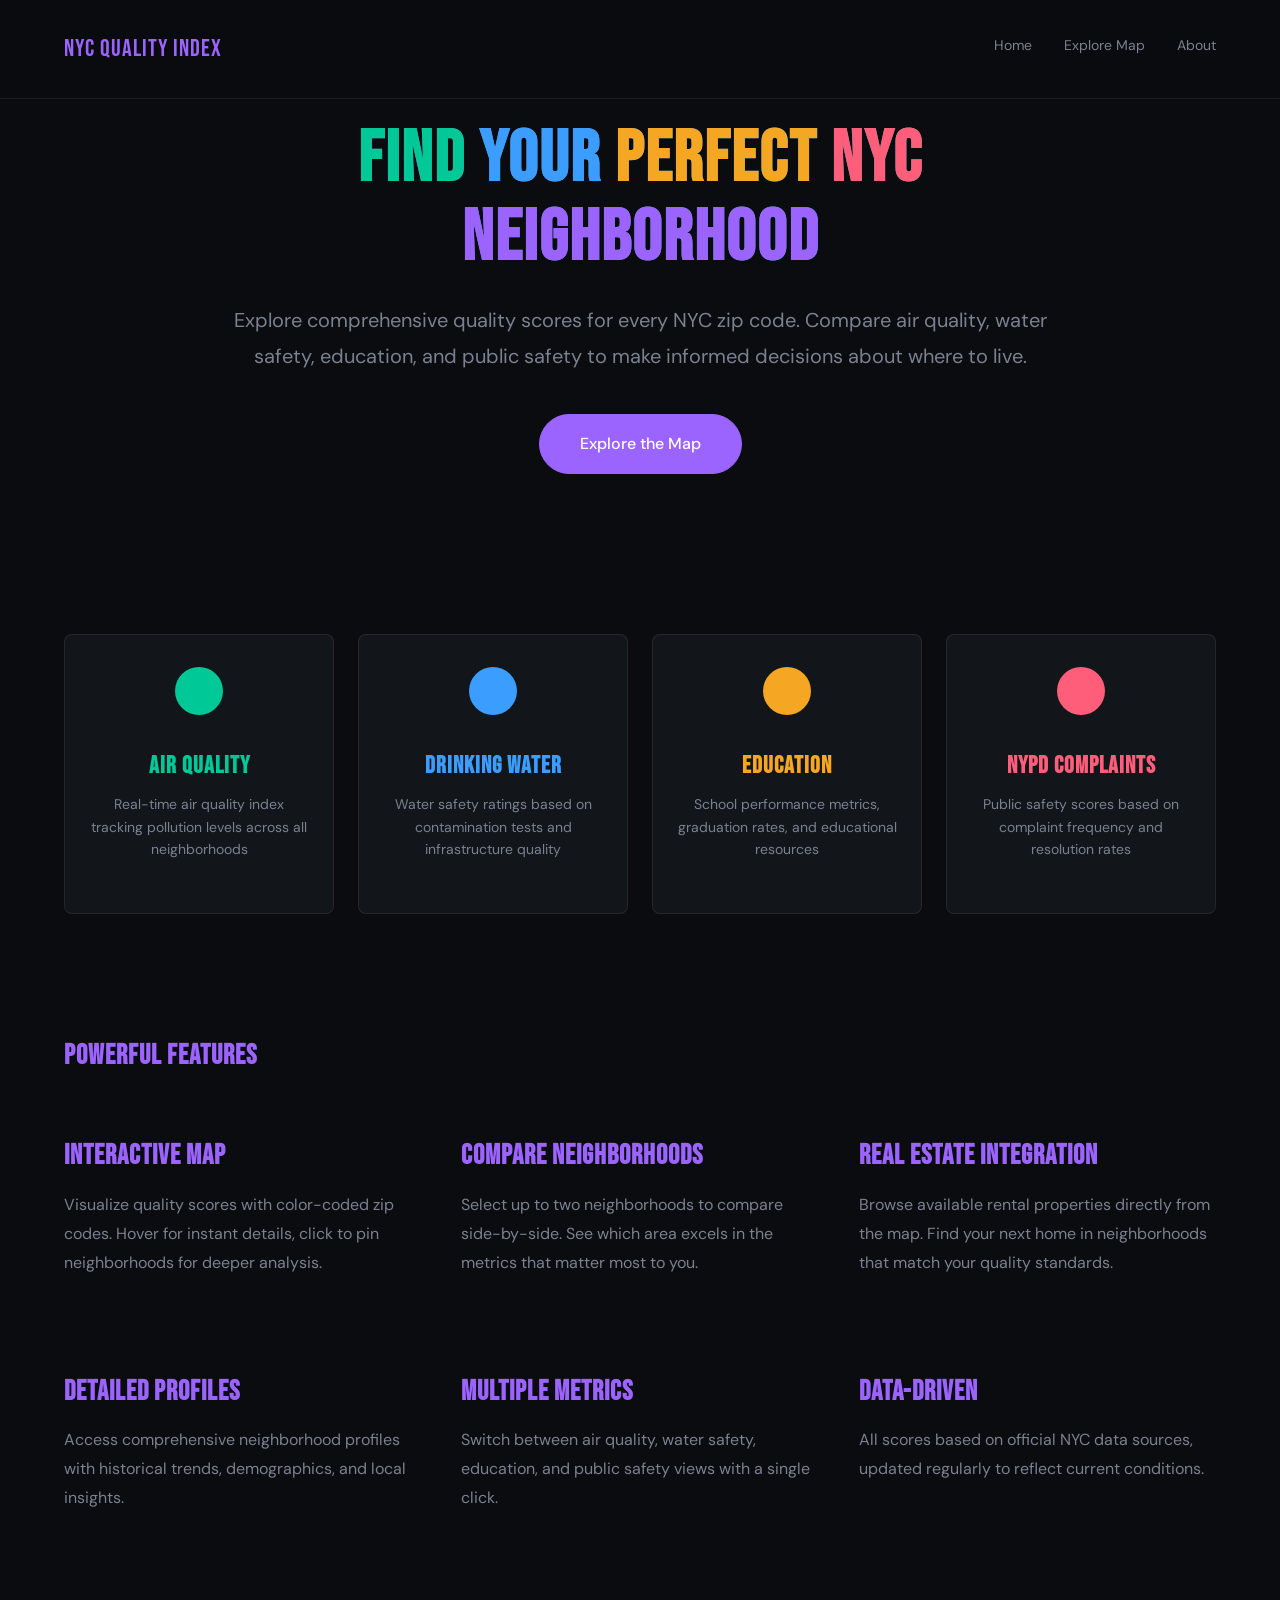
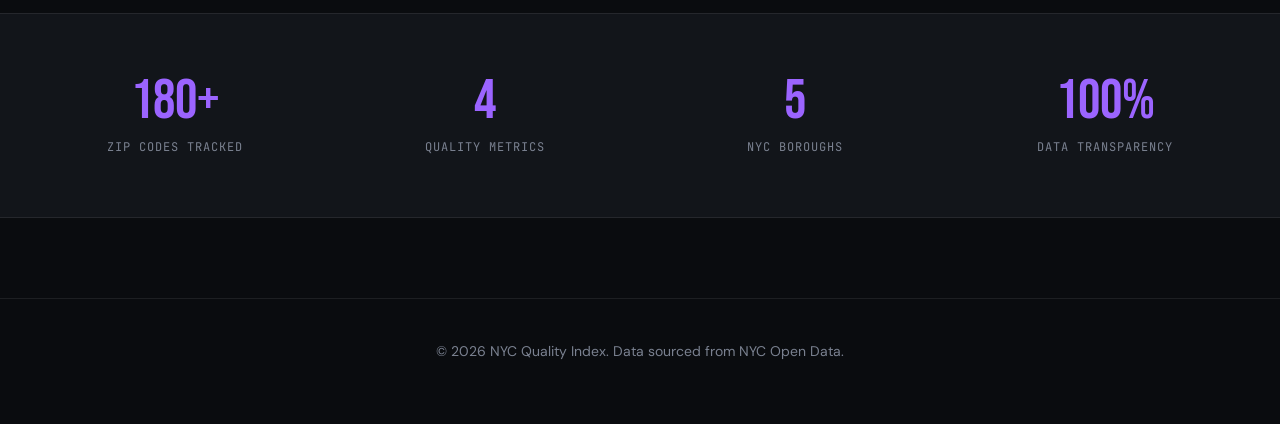
<file: frontend/index.html>
<!DOCTYPE html>
<html lang="en">
<head>
    <meta charset="UTF-8"/>
    <meta name="viewport" content="width=device-width, initial-scale=1.0"/>
    <title>NYC Quality Index - Discover Your Perfect Neighborhood</title>
    <link href="https://fonts.googleapis.com/css2?family=Bebas+Neue&family=JetBrains+Mono:wght@400;500;700&family=DM+Sans:wght@300;400;500;700&display=swap"
          rel="stylesheet"/>
    <link rel="stylesheet" href="styles.css">
</head>
<body>
<nav class="nav">
    <div class="nav-container">
        <div class="logo">NYC Quality Index</div>
        <ul class="nav-links">
            <li><a href="index.html">Home</a></li>
            <li><a href="map.html">Explore Map</a></li>
            <li><a href="about.html">About</a></li>
        </ul>
    </div>
</nav>

<section class="hero">
    <h1 class="hero-title">
        <span style="background: var(--air); background-clip: text;">Find</span>
        <span style="background: var(--water); background-clip: text;">Your</span>
        <span style="background: var(--edu); background-clip: text;">Perfect</span>
        <span style="background: var(--nypd); background-clip: text;">NYC</span>
        <span style="background: var(--overall); background-clip: text;">Neighborhood</span></h1>
    <p class="hero-subtitle">
        Explore comprehensive quality scores for every NYC zip code.
        Compare air quality, water safety, education, and public safety
        to make informed decisions about where to live.
    </p>
    <a href="map.html" class="cta-button">Explore the Map</a>
</section>

<div class="metrics-grid">
    <div class="metric-card" style="--accent: var(--air)">
        <div class="metric-icon" style="background: var(--air)"></div>
        <h3 style="color: var(--air)">Air Quality</h3>
        <p>Real-time air quality index tracking pollution levels across all neighborhoods</p>
    </div>
    <div class="metric-card" style="--accent: var(--water)">
        <div class="metric-icon" style="background: var(--water)"></div>
        <h3 style="color: var(--water)">Drinking Water</h3>
        <p>Water safety ratings based on contamination tests and infrastructure quality</p>
    </div>
    <div class="metric-card" style="--accent: var(--edu)">
        <div class="metric-icon" style="background: var(--edu)"></div>
        <h3 style="color: var(--edu)">Education</h3>
        <p>School performance metrics, graduation rates, and educational resources</p>
    </div>
    <div class="metric-card" style="--accent: var(--nypd)">
        <div class="metric-icon" style="background: var(--nypd)"></div>
        <h3 style="color: var(--nypd)">NYPD Complaints</h3>
        <p>Public safety scores based on complaint frequency and resolution rates</p>
    </div>
</div>

<section class="features">
    <h2 class="section-title">Powerful Features</h2>
    <div class="features-grid">
        <div class="feature">
            <h3>Interactive Map</h3>
            <p>
                Visualize quality scores with color-coded zip codes.
                Hover for instant details, click to pin neighborhoods for deeper analysis.
            </p>
        </div>
        <div class="feature">
            <h3>Compare Neighborhoods</h3>
            <p>
                Select up to two neighborhoods to compare side-by-side.
                See which area excels in the metrics that matter most to you.
            </p>
        </div>
        <div class="feature">
            <h3>Real Estate Integration</h3>
            <p>
                Browse available rental properties directly from the map.
                Find your next home in neighborhoods that match your quality standards.
            </p>
        </div>
        <div class="feature">
            <h3>Detailed Profiles</h3>
            <p>
                Access comprehensive neighborhood profiles with historical trends,
                demographics, and local insights.
            </p>
        </div>
        <div class="feature">
            <h3>Multiple Metrics</h3>
            <p>
                Switch between air quality, water safety, education, and public safety
                views with a single click.
            </p>
        </div>
        <div class="feature">
            <h3>Data-Driven</h3>
            <p>
                All scores based on official NYC data sources, updated regularly
                to reflect current conditions.
            </p>
        </div>
    </div>
</section>

<div class="stats">
    <div class="stats-grid">
        <div>
            <div class="stat-number">180+</div>
            <div class="stat-label">Zip Codes Tracked</div>
        </div>
        <div>
            <div class="stat-number">4</div>
            <div class="stat-label">Quality Metrics</div>
        </div>
        <div>
            <div class="stat-number">5</div>
            <div class="stat-label">NYC Boroughs</div>
        </div>
        <div>
            <div class="stat-number">100%</div>
            <div class="stat-label">Data Transparency</div>
        </div>
    </div>
</div>

<footer>
    <p>&copy; 2026 NYC Quality Index. Data sourced from NYC Open Data.</p>
</footer>
</body>
</html>
</file>
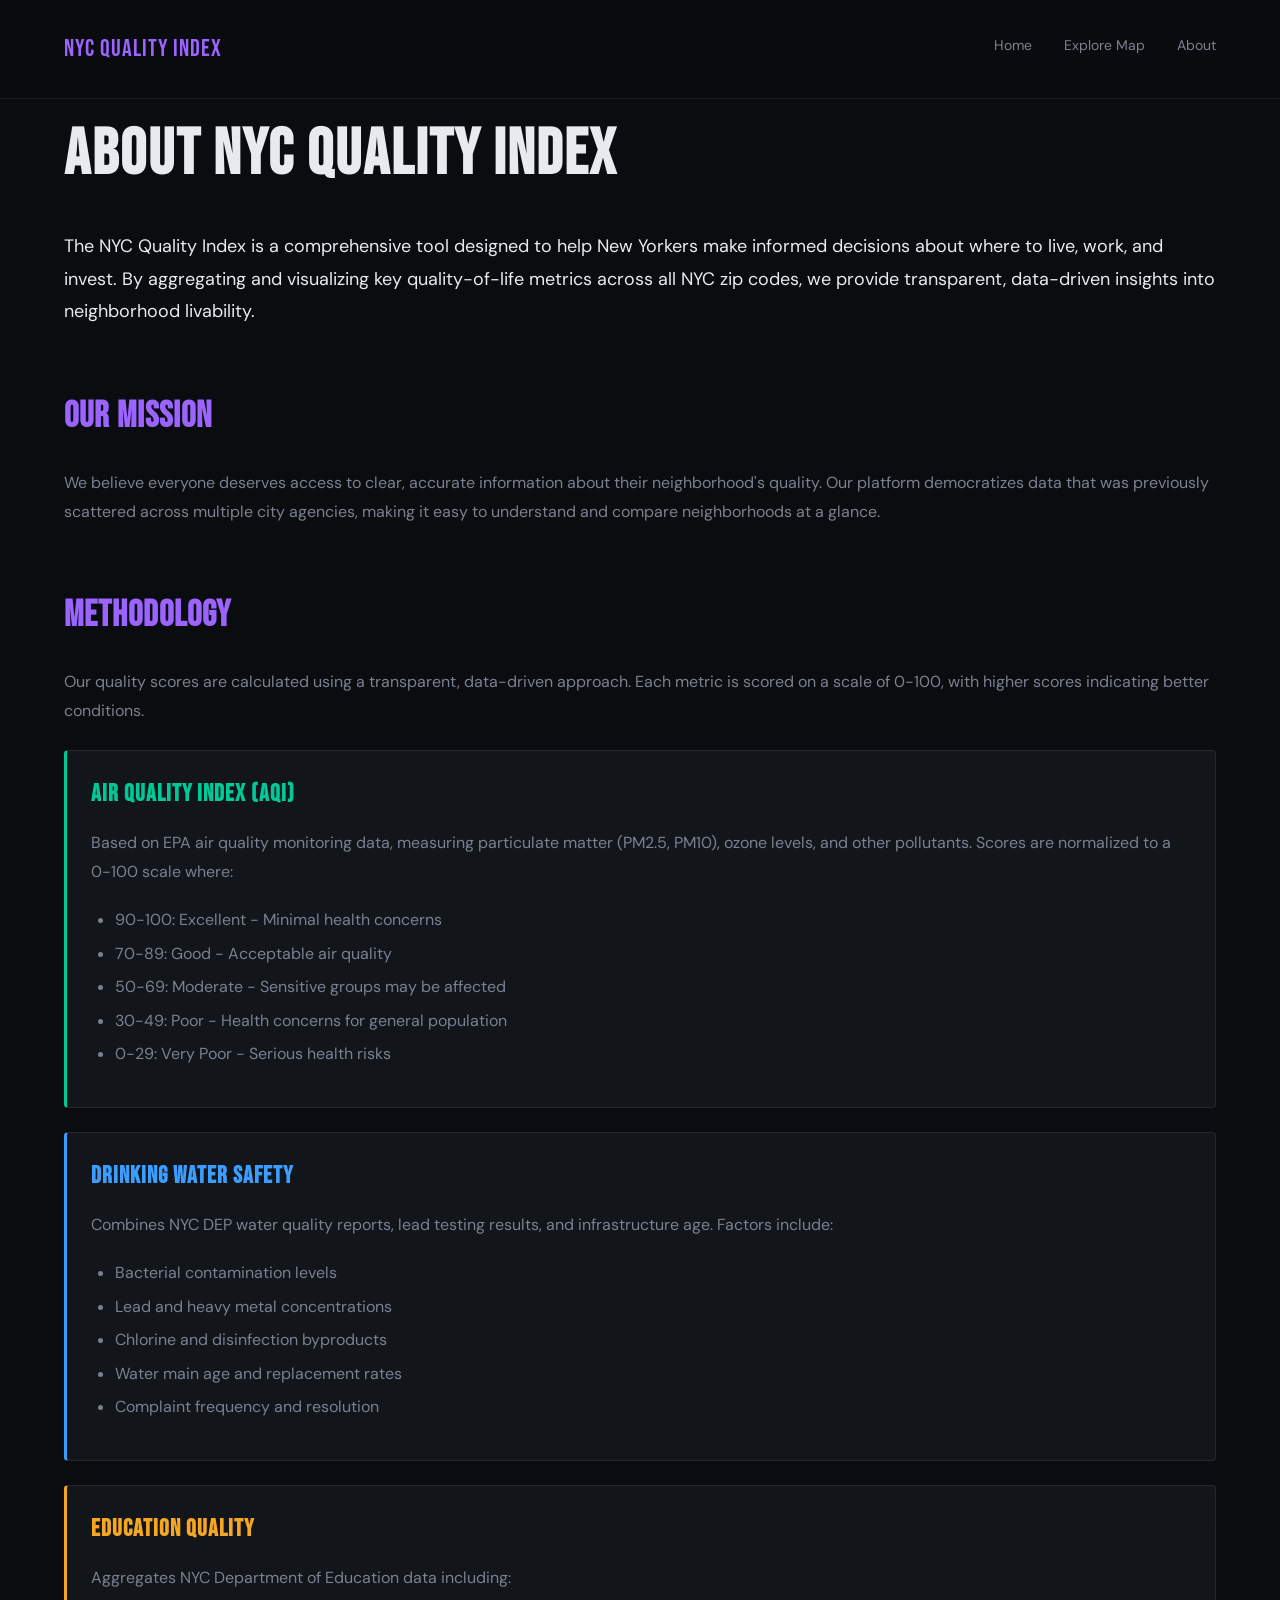
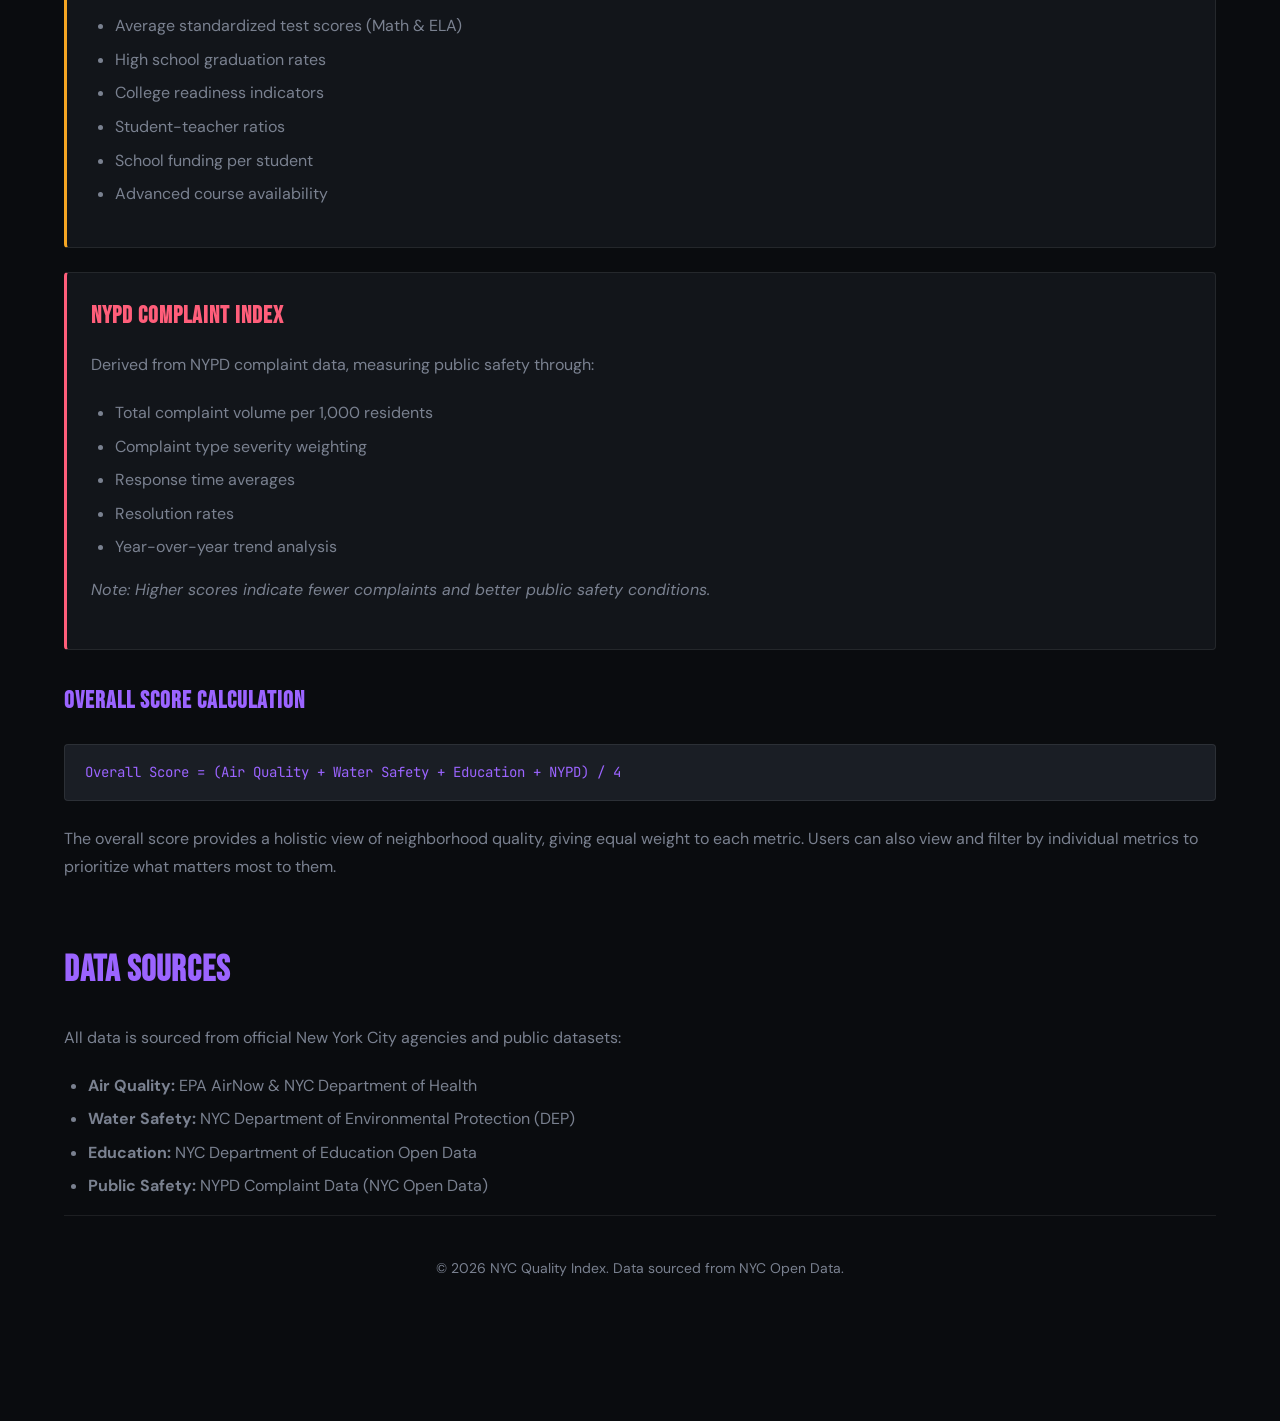
<file: frontend/about.html>
<!DOCTYPE html>
<html lang="en">
<head>
    <meta charset="UTF-8"/>
    <meta name="viewport" content="width=device-width, initial-scale=1.0"/>
    <title>About - NYC Quality Index</title>
    <link href="https://fonts.googleapis.com/css2?family=Bebas+Neue&family=JetBrains+Mono:wght@400;500;700&family=DM+Sans:wght@300;400;500;700&display=swap"
          rel="stylesheet"/>
    <link rel="stylesheet" href="styles.css">
</head>
<body>
<nav class="nav">
    <div class="nav-container">
        <div class="logo">NYC Quality Index</div>
        <ul class="nav-links">
            <li><a href="index.html">Home</a></li>
            <li><a href="map.html">Explore Map</a></li>
            <li><a href="about.html">About</a></li>
        </ul>
    </div>
</nav>

<div class="container">
    <h1>About NYC Quality Index</h1>

    <p class="intro">
        The NYC Quality Index is a comprehensive tool designed to help New Yorkers
        make informed decisions about where to live, work, and invest. By aggregating
        and visualizing key quality-of-life metrics across all NYC zip codes, we provide
        transparent, data-driven insights into neighborhood livability.
    </p>

    <h2>Our Mission</h2>
    <p>
        We believe everyone deserves access to clear, accurate information about their
        neighborhood's quality. Our platform democratizes data that was previously scattered
        across multiple city agencies, making it easy to understand and compare neighborhoods
        at a glance.
    </p>

    <h2>Methodology</h2>
    <p>
        Our quality scores are calculated using a transparent, data-driven approach.
        Each metric is scored on a scale of 0-100, with higher scores indicating better conditions.
    </p>

    <div class="metric-box" style="--accent: var(--air)">
        <h3 style="color: var(--air)">Air Quality Index (AQI)</h3>
        <p>
            Based on EPA air quality monitoring data, measuring particulate matter (PM2.5, PM10),
            ozone levels, and other pollutants. Scores are normalized to a 0-100 scale where:
        </p>
        <ul>
            <li>90-100: Excellent - Minimal health concerns</li>
            <li>70-89: Good - Acceptable air quality</li>
            <li>50-69: Moderate - Sensitive groups may be affected</li>
            <li>30-49: Poor - Health concerns for general population</li>
            <li>0-29: Very Poor - Serious health risks</li>
        </ul>
    </div>

    <div class="metric-box" style="--accent: var(--water)">
        <h3 style="color: var(--water)">Drinking Water Safety</h3>
        <p>
            Combines NYC DEP water quality reports, lead testing results, and infrastructure
            age. Factors include:
        </p>
        <ul>
            <li>Bacterial contamination levels</li>
            <li>Lead and heavy metal concentrations</li>
            <li>Chlorine and disinfection byproducts</li>
            <li>Water main age and replacement rates</li>
            <li>Complaint frequency and resolution</li>
        </ul>
    </div>

    <div class="metric-box" style="--accent: var(--edu)">
        <h3 style="color: var(--edu)">Education Quality</h3>
        <p>
            Aggregates NYC Department of Education data including:
        </p>
        <ul>
            <li>Average standardized test scores (Math & ELA)</li>
            <li>High school graduation rates</li>
            <li>College readiness indicators</li>
            <li>Student-teacher ratios</li>
            <li>School funding per student</li>
            <li>Advanced course availability</li>
        </ul>
    </div>

    <div class="metric-box" style="--accent: var(--nypd)">
        <h3 style="color: var(--nypd)">NYPD Complaint Index</h3>
        <p>
            Derived from NYPD complaint data, measuring public safety through:
        </p>
        <ul>
            <li>Total complaint volume per 1,000 residents</li>
            <li>Complaint type severity weighting</li>
            <li>Response time averages</li>
            <li>Resolution rates</li>
            <li>Year-over-year trend analysis</li>
        </ul>
        <p>
            <em>Note: Higher scores indicate fewer complaints and better public safety conditions.</em>
        </p>
    </div>

    <h3 style="color: var(--overall)">Overall Score Calculation</h3>
    <div class="code-block">
        Overall Score = (Air Quality + Water Safety + Education + NYPD) / 4
    </div>
    <p>
        The overall score provides a holistic view of neighborhood quality, giving equal
        weight to each metric. Users can also view and filter by individual metrics to
        prioritize what matters most to them.
    </p>

    <h2>Data Sources</h2>
    <p>All data is sourced from official New York City agencies and public datasets:</p>
    <ul>
        <li><strong>Air Quality:</strong> EPA AirNow & NYC Department of Health</li>
        <li><strong>Water Safety:</strong> NYC Department of Environmental Protection (DEP)</li>
        <li><strong>Education:</strong> NYC Department of Education Open Data</li>
        <li><strong>Public Safety:</strong> NYPD Complaint Data (NYC Open Data)</li>
    </ul>
<footer>
    <p>&copy; 2026 NYC Quality Index. Data sourced from NYC Open Data.</p>
</footer>
</body>
</html>
</file>
<file: frontend/styles.css>
*, *::before, *::after {
    box-sizing: border-box;
    margin: 0;
    padding: 0;
}

:root {
    --bg: #0a0c0f;
    --surface: #12151a;
    --surface2: #1a1e25;
    --border: rgba(255, 255, 255, 0.08);
    --text: #e8eaf0;
    --muted: #7a8190;
    --air: #00c896;
    --water: #3b9eff;
    --edu: #f5a623;
    --nypd: #ff5e7a;
    --overall: #9b64ff;
}

html, body {
    height: 100%;
    width: 100%;
    background: var(--bg);
}

body {
    font-family: 'DM Sans', sans-serif;
    color: var(--text);
    line-height: 1.6;
}

#map {
    position: absolute;
    inset: 0;
    z-index: 0;
}

/* Navigation Styles */
.nav {
    position: fixed;
    top: 0;
    left: 0;
    right: 0;
    z-index: 100;
    background: rgba(10, 12, 15, 0.92);
    backdrop-filter: blur(12px);
    border-bottom: 1px solid var(--border);
    padding: 16px 0;
}

.nav-container {
    max-width: 1200px;
    margin: 0 auto;
    padding: 0 24px;
    display: flex;
    justify-content: space-between;
    align-items: center;
}

.logo {
    font-family: 'Bebas Neue', sans-serif;
    font-size: 24px;
    letter-spacing: 1px;
    color: var(--overall);
}

.nav-links {
    display: flex;
    gap: 32px;
    list-style: none;
}

.nav-links a {
    color: var(--muted);
    text-decoration: none;
    font-size: 14px;
    transition: color 0.2s;
}

.nav-links a:hover {
    color: var(--text);
}

/* Panel Styles */
.panel {
    position: absolute;
    top: 20px;
    left: 20px;
    z-index: 1000;
    width: 280px;
    background: rgba(10, 12, 15, 0.92);
    backdrop-filter: blur(12px);
    border: 1px solid var(--border);
    border-radius: 4px;
}

.panel-header {
    padding: 18px 20px 14px;
    border-bottom: 1px solid var(--border);
}

.panel-title {
    font-family: 'Bebas Neue', sans-serif;
    font-size: 26px;
    letter-spacing: 1px;
    color: #fff;
    line-height: 1;
    margin-bottom: 4px;
}

.panel-sub {
    font-size: 11px;
    color: var(--muted);
    letter-spacing: 0.5px;
    text-transform: uppercase;
    font-family: 'JetBrains Mono', monospace;
}

.metric-list {
    padding: 14px 16px;
    display: flex;
    flex-direction: column;
    gap: 8px;
}

.metric-btn {
    display: flex;
    align-items: center;
    gap: 10px;
    padding: 10px 12px;
    background: transparent;
    border: 1px solid var(--border);
    border-radius: 3px;
    cursor: pointer;
    color: var(--muted);
    font-family: 'DM Sans', sans-serif;
    font-size: 13px;
    font-weight: 400;
    transition: all 0.15s ease;
    text-align: left;
}

.metric-btn:hover {
    background: rgba(255, 255, 255, 0.04);
    color: var(--text);
}

.metric-btn.active {
    border-color: var(--accent-color);
    background: rgba(255, 255, 255, 0.05);
    color: #fff;
}

.metric-dot {
    width: 8px;
    height: 8px;
    border-radius: 50%;
    flex-shrink: 0;
}

.metric-btn .metric-label {
    flex: 1;
}

.metric-btn .metric-key {
    font-family: 'JetBrains Mono', monospace;
    font-size: 10px;
    color: var(--muted);
}

/* Tooltip Panel */
.tooltip-panel {
    position: absolute;
    bottom: 24px;
    right: 20px;
    z-index: 1000;
    width: 360px;
    background: rgba(10, 12, 15, 0.95);
    backdrop-filter: blur(12px);
    border: 1px solid var(--border);
    border-radius: 12px;
    padding: 20px;
    display: none;
}

.tooltip-panel.comparison-mode {
    width: 740px;
}

.comparison-split {
    display: flex;
    gap: 20px;
}

.neighborhood-col {
    flex: 1;
    border-right: 1px solid var(--border);
    padding-right: 20px;
}

.neighborhood-col:last-child {
    border-right: none;
    padding-right: 0;
}

.close-compare-btn {
    position: absolute;
    top: 12px;
    right: 12px;
    background: rgba(255, 255, 255, 0.1);
    border: none;
    color: white;
    width: 28px;
    height: 28px;
    border-radius: 20px;
    cursor: pointer;
    font-size: 18px;
    display: flex;
    align-items: center;
    justify-content: center;
}

.close-compare-btn:hover {
    background: rgba(255, 255, 255, 0.2);
}

.tooltip-zip {
    font-family: 'Bebas Neue', sans-serif;
    font-size: 32px;
    color: #fff;
    line-height: 1;
    margin-bottom: 4px;
}

.tooltip-borough {
    font-size: 11px;
    font-family: 'JetBrains Mono', monospace;
    color: var(--muted);
    text-transform: uppercase;
    letter-spacing: 0.5px;
    margin-bottom: 14px;
}

.score-grid {
    display: grid;
    grid-template-columns: 1fr 1fr;
    gap: 12px;
    margin-bottom: 16px;
}

.score-card {
    background: var(--surface2);
    border-radius: 6px;
    padding: 12px;
    border-left: 3px solid transparent;
}

.score-name {
    font-size: 10px;
    font-family: 'JetBrains Mono', monospace;
    color: var(--muted);
    text-transform: uppercase;
    letter-spacing: 0.5px;
    margin-bottom: 4px;
}

.score-value {
    font-family: 'Bebas Neue', sans-serif;
    font-size: 28px;
    line-height: 1;
}

.score-bar-wrap {
    height: 3px;
    background: rgba(255, 255, 255, 0.08);
    border-radius: 2px;
    margin-top: 6px;
    overflow: hidden;
}

.score-bar-fill {
    height: 100%;
    border-radius: 2px;
    transition: width 0.3s ease;
}

/* Action Buttons */
.action-buttons {
    display: flex;
    gap: 12px;
    margin-top: 16px;
    padding-top: 12px;
    border-top: 1px solid var(--border);
}

.btn {
    flex: 1;
    padding: 10px 0;
    border-radius: 40px;
    text-decoration: none;
    font-size: 12px;
    font-weight: 600;
    text-align: center;
    transition: all 0.2s;
}

.btn-primary {
    background: var(--overall);
    color: white;
}

.btn-primary:hover {
    background: #7b44df;
}

.btn-secondary {
    background: rgba(255, 255, 255, 0.1);
    color: #ddd;
}

.btn-secondary:hover {
    background: rgba(255, 255, 255, 0.2);
}

/* Comparison Button */
.compare-btn {
    position: absolute;
    bottom: 24px;
    right: 20px;
    z-index: 1000;
    padding: 12px 24px;
    background: var(--overall);
    color: white;
    border: none;
    border-radius: 40px;
    font-family: 'DM Sans', sans-serif;
    font-size: 14px;
    font-weight: 600;
    cursor: pointer;
    transition: all 0.2s;
    box-shadow: 0 4px 12px rgba(155, 100, 255, 0.3);
}

.compare-btn:hover {
    background: #7b44df;
}

.compare-btn.active {
    background: var(--nypd);
    box-shadow: 0 4px 12px rgba(255, 94, 122, 0.3);
}

.compare-instruction {
    position: absolute;
    bottom: 100px;
    right: 20px;
    z-index: 1000;
    padding: 8px 16px;
    background: rgba(255, 94, 122, 0.95);
    backdrop-filter: blur(8px);
    border-radius: 20px;
    font-family: 'JetBrains Mono', monospace;
    font-size: 12px;
    color: white;
    display: none;
}

/* Navigation Bar for Map */
.nav-bar {
    position: absolute;
    top: 20px;
    right: 20px;
    z-index: 1000;
    display: flex;
    gap: 12px;
}

.nav-link {
    padding: 10px 16px;
    background: rgba(10, 12, 15, 0.92);
    backdrop-filter: blur(12px);
    border: 1px solid var(--border);
    border-radius: 40px;
    color: var(--muted);
    text-decoration: none;
    font-size: 13px;
    transition: all 0.2s;
}

.nav-link:hover {
    color: var(--text);
    border-color: var(--overall);
}

/* Leaflet overrides */
.leaflet-container {
    background: #0a0c0f !important;
}

.leaflet-bottom {
    display: none;
}

/* Hero Section Styles */
.hero {
    padding: 120px 24px 80px;
    text-align: center;
    max-width: 900px;
    margin: 0 auto;
}

.hero-title {
    font-family: 'Bebas Neue', sans-serif;
    font-size: 72px;
    line-height: 1.1;
    letter-spacing: 2px;
    margin-bottom: 24px;
    background: linear-gradient(135deg, var(--overall), var(--air));
    -webkit-background-clip: text;
    -webkit-text-fill-color: transparent;
    background-clip: text;
}

.hero-subtitle {
    font-size: 20px;
    color: var(--muted);
    margin-bottom: 40px;
    line-height: 1.8;
}

.cta-button {
    display: inline-block;
    padding: 16px 40px;
    background: var(--overall);
    color: white;
    text-decoration: none;
    border-radius: 40px;
    font-weight: 500;
    font-size: 16px;
    transition: all 0.2s;
    border: 1px solid var(--overall);
}

.cta-button:hover {
    background: transparent;
    color: var(--overall);
}

/* Metrics Grid */
.metrics-grid {
    max-width: 1200px;
    margin: 80px auto;
    padding: 0 24px;
    display: grid;
    grid-template-columns: repeat(auto-fit, minmax(250px, 1fr));
    gap: 24px;
}

.metric-card {
    background: var(--surface);
    border: 1px solid var(--border);
    border-radius: 8px;
    padding: 32px 24px;
    text-align: center;
    transition: all 0.3s;
}

.metric-card:hover {
    transform: translateY(-4px);
    border-color: var(--accent);
}

.metric-icon {
    width: 48px;
    height: 48px;
    margin: 0 auto 16px;
    border-radius: 50%;
}

.metric-card h3 {
    font-family: 'Bebas Neue', sans-serif;
    font-size: 24px;
    letter-spacing: 1px;
    margin-bottom: 8px;
}

.metric-card p {
    color: var(--muted);
    font-size: 14px;
    line-height: 1.6;
}

/* Features Section */
.features {
    max-width: 1200px;
    margin: 120px auto 80px;
    padding: 0 24px;
}

.section-title {
    font-family: 'Bebas Neue', sans-serif;
    font-size: 48px;
    text-align: center;
    margin-bottom: 60px;
    letter-spacing: 1px;
}

.features-grid {
    display: grid;
    grid-template-columns: repeat(auto-fit, minmax(300px, 1fr));
    gap: 40px;
}

.feature {
    text-align: left;
}

.feature h3 {
    font-family: 'Bebas Neue', sans-serif;
    font-size: 28px;
    margin-bottom: 12px;
    letter-spacing: 1px;
    color: var(--overall);
}

.feature p {
    color: var(--muted);
    line-height: 1.8;
}

/* Stats Section */
.stats {
    background: var(--surface);
    border-top: 1px solid var(--border);
    border-bottom: 1px solid var(--border);
    padding: 60px 24px;
    margin: 80px 0;
}

.stats-grid {
    max-width: 1200px;
    margin: 0 auto;
    display: grid;
    grid-template-columns: repeat(auto-fit, minmax(200px, 1fr));
    gap: 40px;
    text-align: center;
}

.stat-number {
    font-family: 'Bebas Neue', sans-serif;
    font-size: 56px;
    color: var(--overall);
    line-height: 1;
    margin-bottom: 8px;
}

.stat-label {
    font-family: 'JetBrains Mono', monospace;
    font-size: 12px;
    color: var(--muted);
    text-transform: uppercase;
    letter-spacing: 1px;
}

/* Footer */
footer {
    text-align: center;
    padding: 40px 24px;
    color: var(--muted);
    font-size: 14px;
    border-top: 1px solid var(--border);
}

/* Container Styles */
.container {
    max-width: 1200px;
    margin: 0 auto;
    padding: 120px 24px 80px;
}

h1 {
    font-family: 'Bebas Neue', sans-serif;
    font-size: 64px;
    letter-spacing: 2px;
    margin-bottom: 40px;
    line-height: 1.1;
}

h2 {
    font-family: 'Bebas Neue', sans-serif;
    font-size: 36px;
    letter-spacing: 1px;
    margin: 60px 0 24px;
    color: var(--overall);
}

h3 {
    font-family: 'Bebas Neue', sans-serif;
    font-size: 24px;
    letter-spacing: 1px;
    margin: 32px 0 16px;
    color: var(--air);
}

p {
    margin-bottom: 20px;
    color: var(--muted);
    line-height: 1.8;
}

.intro {
    font-size: 18px;
    color: var(--text);
    margin-bottom: 40px;
}

.metric-box {
    background: var(--surface);
    border: 1px solid var(--border);
    border-left: 3px solid var(--accent);
    border-radius: 4px;
    padding: 24px;
    margin: 24px 0;
}

.metric-box h3 {
    margin-top: 0;
}

ul {
    margin: 16px 0 16px 24px;
    color: var(--muted);
}

ul li {
    margin-bottom: 8px;
}

.code-block {
    background: var(--surface2);
    border: 1px solid var(--border);
    border-radius: 4px;
    padding: 16px 20px;
    font-family: 'JetBrains Mono', monospace;
    font-size: 14px;
    color: var(--overall);
    margin: 24px 0;
}

.highlight {
    color: var(--overall);
    font-weight: 500;
}

a {
    color: var(--overall);
    text-decoration: none;
}

/* Neighborhood Page Specific Styles */
.breadcrumb {
    font-size: 14px;
    color: var(--muted);
    margin-bottom: 16px;
}

.breadcrumb a {
    color: var(--overall);
    text-decoration: none;
}

.breadcrumb a:hover {
    text-decoration: underline;
}

.zip-title {
    font-family: 'Bebas Neue', sans-serif;
    font-size: 72px;
    line-height: 1;
    margin-bottom: 8px;
}

.neighborhood-name {
    font-size: 24px;
    color: var(--muted);
    margin-bottom: 24px;
}

.overall-badge {
    display: inline-block;
    padding: 8px 16px;
    background: rgba(155, 100, 255, 0.15);
    border: 1px solid var(--overall);
    border-radius: 4px;
    font-family: 'JetBrains Mono', monospace;
    font-size: 14px;
}

.overall-score-lg {
    font-family: 'Bebas Neue', sans-serif;
    font-size: 36px;
    color: var(--overall);
}

.content-grid {
    display: grid;
    grid-template-columns: 2fr 1fr;
    gap: 40px;
    margin-bottom: 60px;
}

.main-content {
    display: flex;
    flex-direction: column;
    gap: 32px;
}

.sidebar {
    display: flex;
    flex-direction: column;
    gap: 24px;
}

.section {
    background: var(--surface);
    border: 1px solid var(--border);
    border-radius: 8px;
    padding: 32px;
}

.section-title {
    font-family: 'Bebas Neue', sans-serif;
    font-size: 28px;
    letter-spacing: 1px;
    margin-bottom: 24px;
    text-align: left;
}

.metrics-grid-small {
    display: grid;
    grid-template-columns: repeat(2, 1fr);
    gap: 20px;
}

.metric-item {
    background: var(--surface2);
    border-left: 3px solid var(--metric-color);
    border-radius: 4px;
    padding: 20px;
}

.metric-name {
    font-size: 12px;
    font-family: 'JetBrains Mono', monospace;
    color: var(--muted);
    text-transform: uppercase;
    letter-spacing: 0.5px;
    margin-bottom: 8px;
}

.metric-value {
    font-family: 'Bebas Neue', sans-serif;
    font-size: 42px;
    color: var(--metric-color);
    line-height: 1;
    margin-bottom: 12px;
}

.metric-bar-wrap {
    height: 4px;
    background: rgba(255, 255, 255, 0.08);
    border-radius: 2px;
    overflow: hidden;
}

.metric-bar-fill {
    height: 100%;
    background: var(--metric-color);
    border-radius: 2px;
}

.info-row {
    display: flex;
    justify-content: space-between;
    padding: 12px 0;
    border-bottom: 1px solid var(--border);
}

.info-row:last-child {
    border-bottom: none;
}

.info-label {
    font-size: 14px;
    color: var(--muted);
}

.info-value {
    font-weight: 500;
    color: var(--text);
}

.real-estate {
    background: var(--surface);
    border: 1px solid var(--border);
    border-radius: 8px;
    overflow: hidden;
}

.real-estate-header {
    padding: 24px;
    border-bottom: 1px solid var(--border);
}

.listing {
    padding: 20px 24px;
    border-bottom: 1px solid var(--border);
    cursor: pointer;
    transition: background 0.2s;
}

.listing:hover {
    background: var(--surface2);
}

.listing:last-child {
    border-bottom: none;
}

.listing-price {
    font-family: 'Bebas Neue', sans-serif;
    font-size: 24px;
    color: var(--overall);
    margin-bottom: 4px;
}

.listing-details {
    font-size: 14px;
    color: var(--muted);
    margin-bottom: 8px;
}

.listing-address {
    font-size: 13px;
    color: var(--text);
}

.view-all-btn {
    display: block;
    width: 100%;
    padding: 16px;
    background: transparent;
    border: 1px solid var(--border);
    color: var(--overall);
    font-size: 14px;
    font-weight: 500;
    cursor: pointer;
    transition: all 0.2s;
}

.view-all-btn:hover {
    background: rgba(155, 100, 255, 0.1);
    border-color: var(--overall);
}

.back-link {
    display: inline-flex;
    align-items: center;
    gap: 8px;
    color: var(--overall);
    text-decoration: none;
    font-size: 14px;
    margin-bottom: 32px;
}

.back-link:hover {
    text-decoration: underline;
}

/* Responsive */
@media (max-width: 768px) {
    .content-grid {
        grid-template-columns: 1fr;
    }

    .metrics-grid-small {
        grid-template-columns: 1fr;
    }

    .tooltip-panel.comparison-mode {
        width: 360px;
        max-height: 80vh;
        overflow-y: auto;
    }

    .comparison-split {
        flex-direction: column;
    }

    .neighborhood-col {
        border-right: none;
        border-bottom: 1px solid var(--border);
        padding-right: 0;
        padding-bottom: 20px;
        margin-bottom: 20px;
    }

    .neighborhood-col:last-child {
        border-bottom: none;
        padding-bottom: 0;
        margin-bottom: 0;
    }
}
</file>
